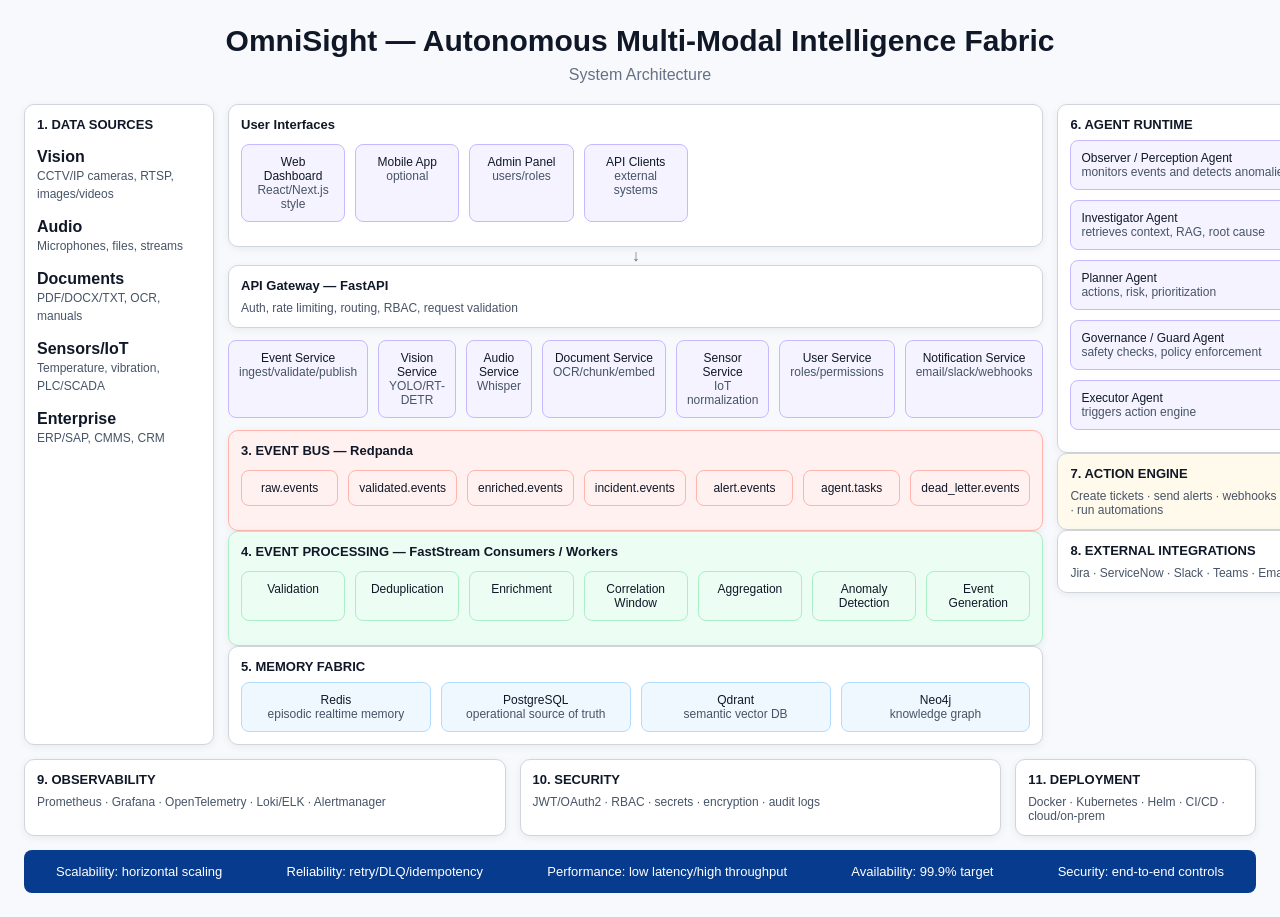
<file: backend/app/static/architecture.html>
<!doctype html>
<html lang="en">
<head>
  <meta charset="utf-8" />
  <meta name="viewport" content="width=device-width, initial-scale=1" />
  <title>OmniSight Architecture</title>
  <style>
    body{margin:0;background:#f7f9fc;font-family:Inter,Arial,sans-serif;color:#101828} .wrap{padding:24px;max-width:1500px;margin:auto}
    h1{text-align:center;margin:0;font-size:30px}.sub{text-align:center;color:#667085;margin:8px 0 20px}.grid{display:grid;grid-template-columns:190px 1fr 330px;gap:14px}.box{background:white;border:1px solid #d0d5dd;border-radius:10px;padding:12px;box-shadow:0 2px 8px #10182810}.title{font-weight:800;font-size:13px;margin-bottom:8px}.small{font-size:12px;color:#475467}.lane{display:grid;grid-template-columns:repeat(7,1fr);gap:10px;margin:12px 0}.svc{text-align:center;background:#f4f3ff;border:1px solid #c7b9ff;border-radius:8px;padding:10px;font-size:12px}.bus{background:#fff1f0;border-color:#ffb4ad}.proc{background:#ecfdf3;border-color:#abefc6}.mem{display:grid;grid-template-columns:repeat(4,1fr);gap:10px}.mem .svc{background:#eff8ff;border-color:#b2ddff}.agents .svc{text-align:left;margin-bottom:10px;background:#f4f3ff}.actions{background:#fffaeb}.footer{display:grid;grid-template-columns:2fr 2fr 1fr;gap:14px;margin-top:14px}.nfr{background:#073b8e;color:white;border-radius:8px;padding:14px;display:flex;gap:28px;justify-content:space-around;margin-top:14px;font-size:13px}.arrow{text-align:center;color:#667085;font-weight:bold}@media(max-width:1000px){.grid,.footer{grid-template-columns:1fr}.lane,.mem{grid-template-columns:1fr 1fr}.nfr{flex-direction:column}}
  </style>
</head>
<body><div class="wrap">
<h1>OmniSight — Autonomous Multi-Modal Intelligence Fabric</h1><div class="sub">System Architecture</div>
<div class="grid">
  <aside class="box"><div class="title">1. DATA SOURCES</div><p><b>Vision</b><br><span class="small">CCTV/IP cameras, RTSP, images/videos</span></p><p><b>Audio</b><br><span class="small">Microphones, files, streams</span></p><p><b>Documents</b><br><span class="small">PDF/DOCX/TXT, OCR, manuals</span></p><p><b>Sensors/IoT</b><br><span class="small">Temperature, vibration, PLC/SCADA</span></p><p><b>Enterprise</b><br><span class="small">ERP/SAP, CMMS, CRM</span></p></aside>
  <main>
    <div class="box"><div class="title">User Interfaces</div><div class="lane"><div class="svc">Web Dashboard<br><span class="small">React/Next.js style</span></div><div class="svc">Mobile App<br><span class="small">optional</span></div><div class="svc">Admin Panel<br><span class="small">users/roles</span></div><div class="svc">API Clients<br><span class="small">external systems</span></div></div></div>
    <div class="arrow">↓</div>
    <div class="box"><div class="title">API Gateway — FastAPI</div><div class="small">Auth, rate limiting, routing, RBAC, request validation</div></div>
    <div class="lane"><div class="svc">Event Service<br><span class="small">ingest/validate/publish</span></div><div class="svc">Vision Service<br><span class="small">YOLO/RT-DETR</span></div><div class="svc">Audio Service<br><span class="small">Whisper</span></div><div class="svc">Document Service<br><span class="small">OCR/chunk/embed</span></div><div class="svc">Sensor Service<br><span class="small">IoT normalization</span></div><div class="svc">User Service<br><span class="small">roles/permissions</span></div><div class="svc">Notification Service<br><span class="small">email/slack/webhooks</span></div></div>
    <div class="box bus"><div class="title">3. EVENT BUS — Redpanda</div><div class="lane"><div class="svc bus">raw.events</div><div class="svc bus">validated.events</div><div class="svc bus">enriched.events</div><div class="svc bus">incident.events</div><div class="svc bus">alert.events</div><div class="svc bus">agent.tasks</div><div class="svc bus">dead_letter.events</div></div></div>
    <div class="box proc"><div class="title">4. EVENT PROCESSING — FastStream Consumers / Workers</div><div class="lane"><div class="svc proc">Validation</div><div class="svc proc">Deduplication</div><div class="svc proc">Enrichment</div><div class="svc proc">Correlation Window</div><div class="svc proc">Aggregation</div><div class="svc proc">Anomaly Detection</div><div class="svc proc">Event Generation</div></div></div>
    <div class="box"><div class="title">5. MEMORY FABRIC</div><div class="mem"><div class="svc">Redis<br><span class="small">episodic realtime memory</span></div><div class="svc">PostgreSQL<br><span class="small">operational source of truth</span></div><div class="svc">Qdrant<br><span class="small">semantic vector DB</span></div><div class="svc">Neo4j<br><span class="small">knowledge graph</span></div></div></div>
  </main>
  <aside><div class="box agents"><div class="title">6. AGENT RUNTIME</div><div class="svc">Observer / Perception Agent<br><span class="small">monitors events and detects anomalies</span></div><div class="svc">Investigator Agent<br><span class="small">retrieves context, RAG, root cause</span></div><div class="svc">Planner Agent<br><span class="small">actions, risk, prioritization</span></div><div class="svc">Governance / Guard Agent<br><span class="small">safety checks, policy enforcement</span></div><div class="svc">Executor Agent<br><span class="small">triggers action engine</span></div></div><div class="box actions"><div class="title">7. ACTION ENGINE</div><div class="small">Create tickets · send alerts · webhooks · control systems · run automations</div></div><div class="box"><div class="title">8. EXTERNAL INTEGRATIONS</div><div class="small">Jira · ServiceNow · Slack · Teams · Email · SAP</div></div></aside>
</div>
<div class="footer"><div class="box"><div class="title">9. OBSERVABILITY</div><div class="small">Prometheus · Grafana · OpenTelemetry · Loki/ELK · Alertmanager</div></div><div class="box"><div class="title">10. SECURITY</div><div class="small">JWT/OAuth2 · RBAC · secrets · encryption · audit logs</div></div><div class="box"><div class="title">11. DEPLOYMENT</div><div class="small">Docker · Kubernetes · Helm · CI/CD · cloud/on-prem</div></div></div>
<div class="nfr"><div>Scalability: horizontal scaling</div><div>Reliability: retry/DLQ/idempotency</div><div>Performance: low latency/high throughput</div><div>Availability: 99.9% target</div><div>Security: end-to-end controls</div></div>
</div></body></html>
</file>
